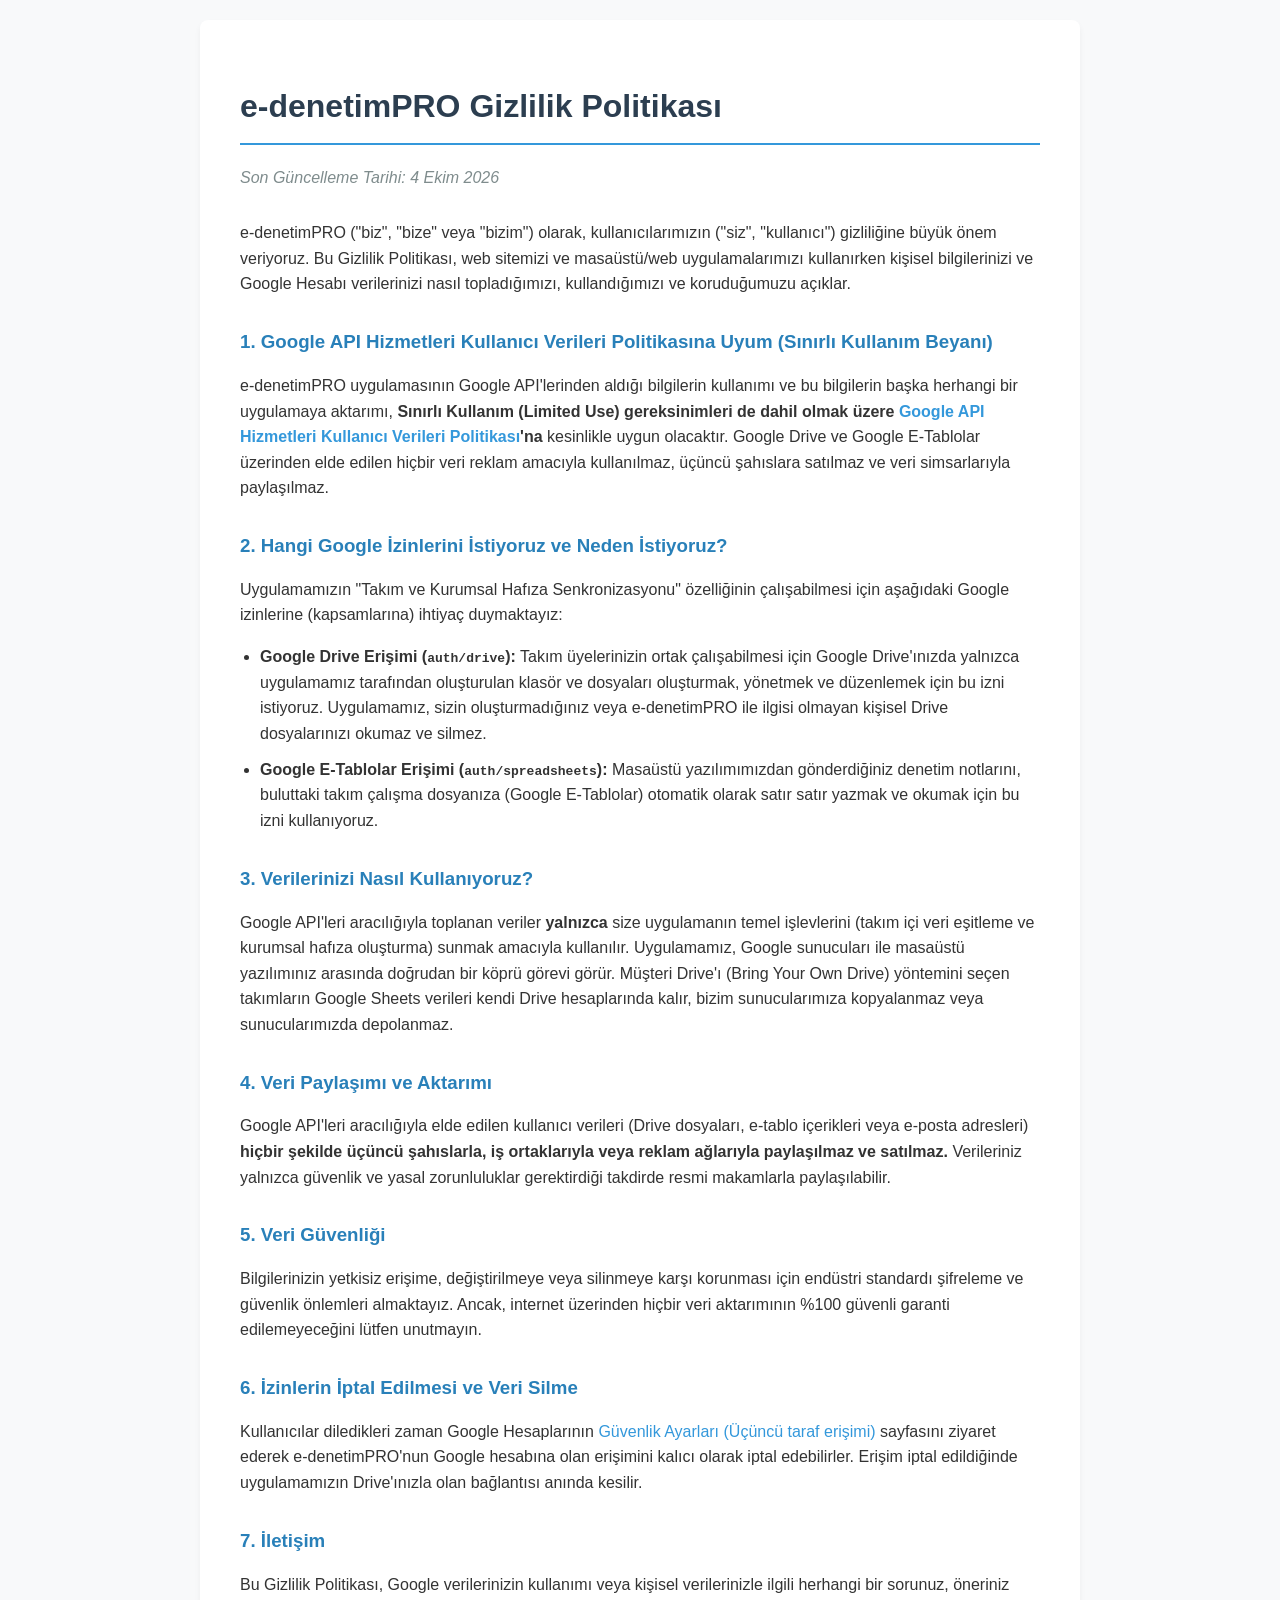
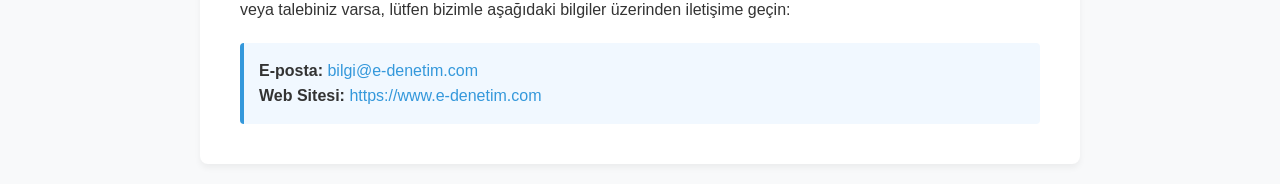
<file: public/gizlilik.html>
<!DOCTYPE html>
<html lang="tr">
<head>
    <meta charset="UTF-8">
    <meta name="viewport" content="width=device-width, initial-scale=1.0">
    <title>Gizlilik Politikası - e-denetimPRO</title>
    <style>
        body {
            font-family: 'Segoe UI', Tahoma, Geneva, Verdana, sans-serif;
            line-height: 1.6;
            color: #333;
            background-color: #f8f9fa;
            margin: 0;
            padding: 20px;
        }
        .container {
            max-width: 800px;
            margin: 0 auto;
            background: #ffffff;
            padding: 40px;
            border-radius: 8px;
            box-shadow: 0 4px 6px rgba(0,0,0,0.05);
        }
        h1 {
            color: #2c3e50;
            border-bottom: 2px solid #3498db;
            padding-bottom: 10px;
            margin-bottom: 20px;
        }
        h3 {
            color: #2980b9;
            margin-top: 30px;
            margin-bottom: 10px;
        }
        p {
            margin-bottom: 15px;
        }
        ul {
            margin-bottom: 15px;
            padding-left: 20px;
        }
        li {
            margin-bottom: 10px;
        }
        a {
            color: #3498db;
            text-decoration: none;
        }
        a:hover {
            text-decoration: underline;
        }
        .last-updated {
            font-style: italic;
            color: #7f8c8d;
            margin-bottom: 30px;
        }
        .contact-info {
            background-color: #f1f8ff;
            padding: 15px;
            border-left: 4px solid #3498db;
            border-radius: 4px;
            margin-top: 20px;
        }
    </style>
</head>
<body>

    <div class="container">
        <h1>e-denetimPRO Gizlilik Politikası</h1>
        <div class="last-updated">Son Güncelleme Tarihi: 4 Ekim 2026</div>

        <p>e-denetimPRO ("biz", "bize" veya "bizim") olarak, kullanıcılarımızın ("siz", "kullanıcı") gizliliğine büyük önem veriyoruz. Bu Gizlilik Politikası, web sitemizi ve masaüstü/web uygulamalarımızı kullanırken kişisel bilgilerinizi ve Google Hesabı verilerinizi nasıl topladığımızı, kullandığımızı ve koruduğumuzu açıklar.</p>

        <h3>1. Google API Hizmetleri Kullanıcı Verileri Politikasına Uyum (Sınırlı Kullanım Beyanı)</h3>
        <p>e-denetimPRO uygulamasının Google API'lerinden aldığı bilgilerin kullanımı ve bu bilgilerin başka herhangi bir uygulamaya aktarımı, <strong>Sınırlı Kullanım (Limited Use) gereksinimleri de dahil olmak üzere <a href="https://developers.google.com/terms/api-services-user-data-policy#limited-use" target="_blank" rel="noopener noreferrer">Google API Hizmetleri Kullanıcı Verileri Politikası</a>'na</strong> kesinlikle uygun olacaktır. Google Drive ve Google E-Tablolar üzerinden elde edilen hiçbir veri reklam amacıyla kullanılmaz, üçüncü şahıslara satılmaz ve veri simsarlarıyla paylaşılmaz.</p>

        <h3>2. Hangi Google İzinlerini İstiyoruz ve Neden İstiyoruz?</h3>
        <p>Uygulamamızın "Takım ve Kurumsal Hafıza Senkronizasyonu" özelliğinin çalışabilmesi için aşağıdaki Google izinlerine (kapsamlarına) ihtiyaç duymaktayız:</p>
        <ul>
            <li><strong>Google Drive Erişimi (<code>auth/drive</code>):</strong> Takım üyelerinizin ortak çalışabilmesi için Google Drive'ınızda yalnızca uygulamamız tarafından oluşturulan klasör ve dosyaları oluşturmak, yönetmek ve düzenlemek için bu izni istiyoruz. Uygulamamız, sizin oluşturmadığınız veya e-denetimPRO ile ilgisi olmayan kişisel Drive dosyalarınızı okumaz ve silmez.</li>
            <li><strong>Google E-Tablolar Erişimi (<code>auth/spreadsheets</code>):</strong> Masaüstü yazılımımızdan gönderdiğiniz denetim notlarını, buluttaki takım çalışma dosyanıza (Google E-Tablolar) otomatik olarak satır satır yazmak ve okumak için bu izni kullanıyoruz.</li>
        </ul>

        <h3>3. Verilerinizi Nasıl Kullanıyoruz?</h3>
        <p>Google API'leri aracılığıyla toplanan veriler <strong>yalnızca</strong> size uygulamanın temel işlevlerini (takım içi veri eşitleme ve kurumsal hafıza oluşturma) sunmak amacıyla kullanılır. Uygulamamız, Google sunucuları ile masaüstü yazılımınız arasında doğrudan bir köprü görevi görür. Müşteri Drive'ı (Bring Your Own Drive) yöntemini seçen takımların Google Sheets verileri kendi Drive hesaplarında kalır, bizim sunucularımıza kopyalanmaz veya sunucularımızda depolanmaz.</p>

        <h3>4. Veri Paylaşımı ve Aktarımı</h3>
        <p>Google API'leri aracılığıyla elde edilen kullanıcı verileri (Drive dosyaları, e-tablo içerikleri veya e-posta adresleri) <strong>hiçbir şekilde üçüncü şahıslarla, iş ortaklarıyla veya reklam ağlarıyla paylaşılmaz ve satılmaz.</strong> Verileriniz yalnızca güvenlik ve yasal zorunluluklar gerektirdiği takdirde resmi makamlarla paylaşılabilir.</p>

        <h3>5. Veri Güvenliği</h3>
        <p>Bilgilerinizin yetkisiz erişime, değiştirilmeye veya silinmeye karşı korunması için endüstri standardı şifreleme ve güvenlik önlemleri almaktayız. Ancak, internet üzerinden hiçbir veri aktarımının %100 güvenli garanti edilemeyeceğini lütfen unutmayın.</p>

        <h3>6. İzinlerin İptal Edilmesi ve Veri Silme</h3>
        <p>Kullanıcılar diledikleri zaman Google Hesaplarının <a href="https://myaccount.google.com/permissions" target="_blank" rel="noopener noreferrer">Güvenlik Ayarları (Üçüncü taraf erişimi)</a> sayfasını ziyaret ederek e-denetimPRO'nun Google hesabına olan erişimini kalıcı olarak iptal edebilirler. Erişim iptal edildiğinde uygulamamızın Drive'ınızla olan bağlantısı anında kesilir.</p>

        <h3>7. İletişim</h3>
        <p>Bu Gizlilik Politikası, Google verilerinizin kullanımı veya kişisel verilerinizle ilgili herhangi bir sorunuz, öneriniz veya talebiniz varsa, lütfen bizimle aşağıdaki bilgiler üzerinden iletişime geçin:</p>
        
        <div class="contact-info">
            <strong>E-posta:</strong> <a href="mailto:bilgi@e-denetim.com">bilgi@e-denetim.com</a><br>
            <strong>Web Sitesi:</strong> <a href="https://www.e-denetim.com" target="_blank" rel="noopener noreferrer">https://www.e-denetim.com</a>
        </div>

    </div>

</body>
</html>
</file>
